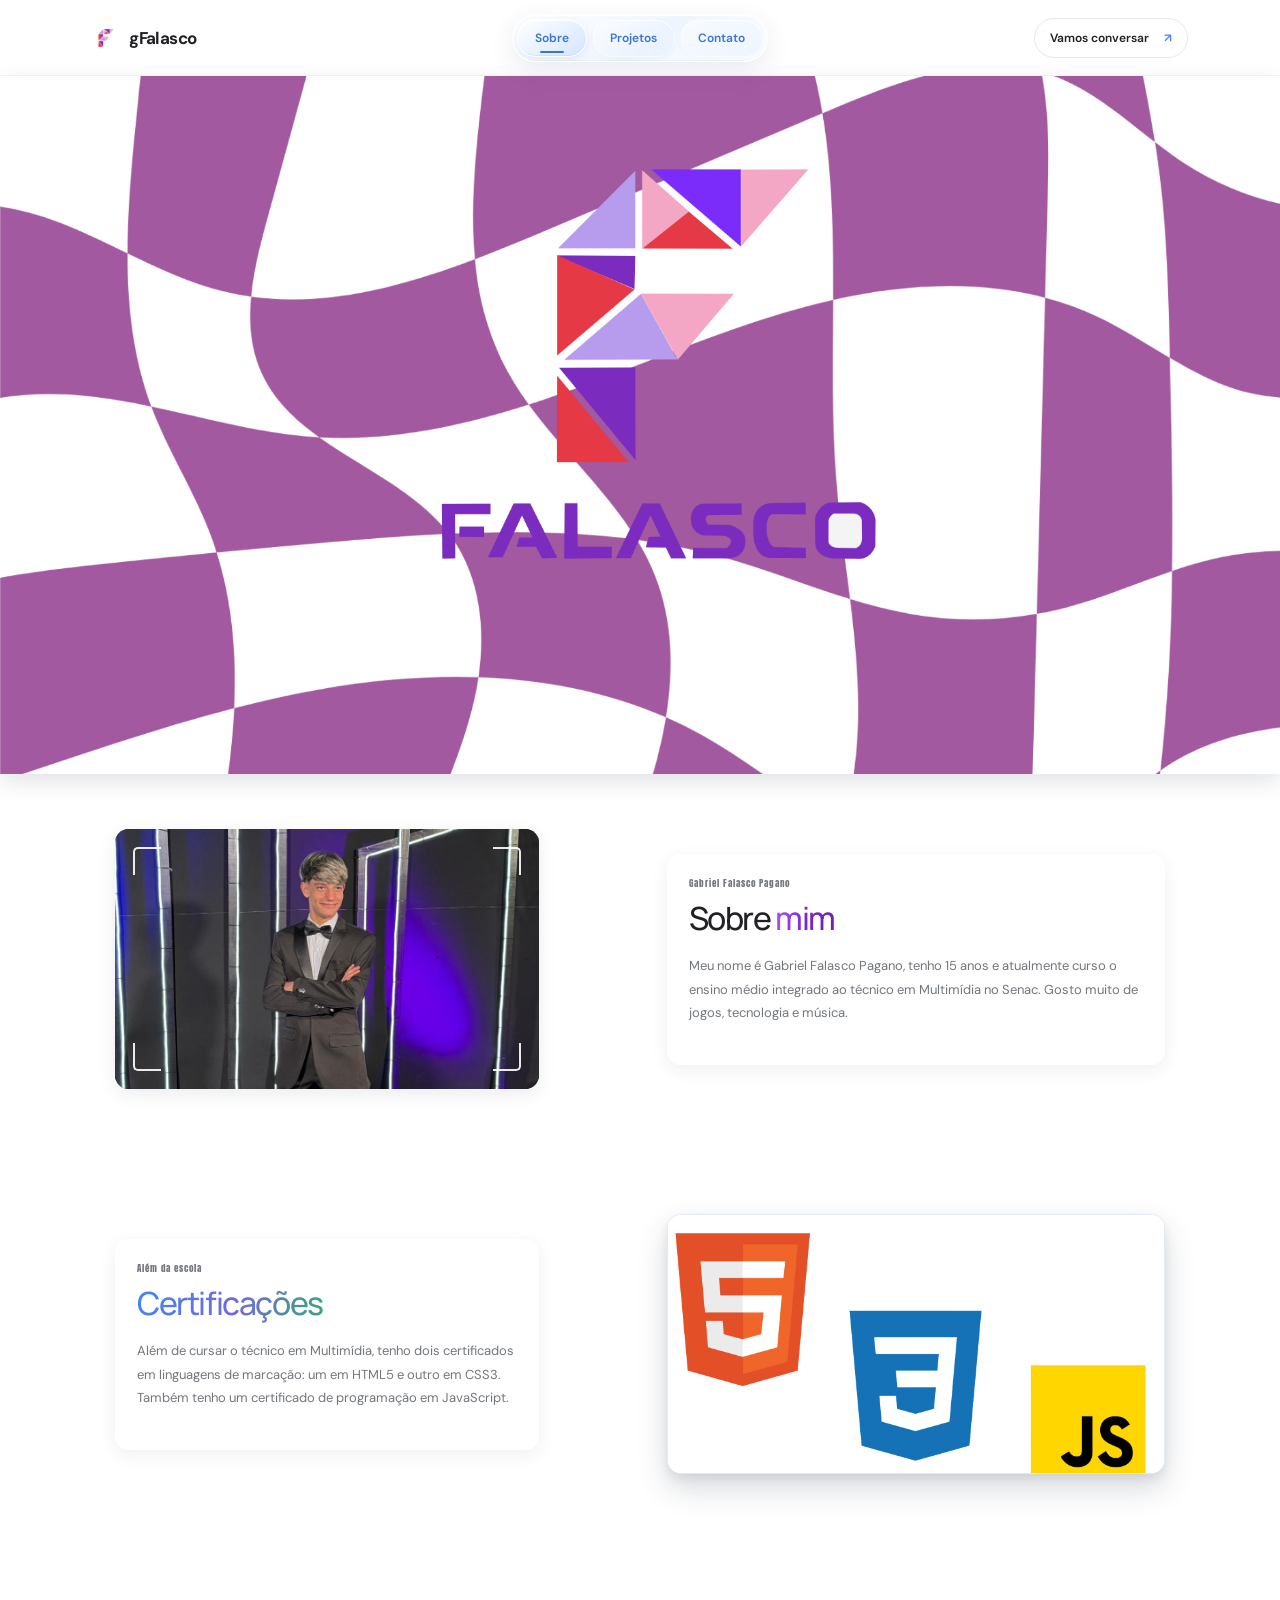
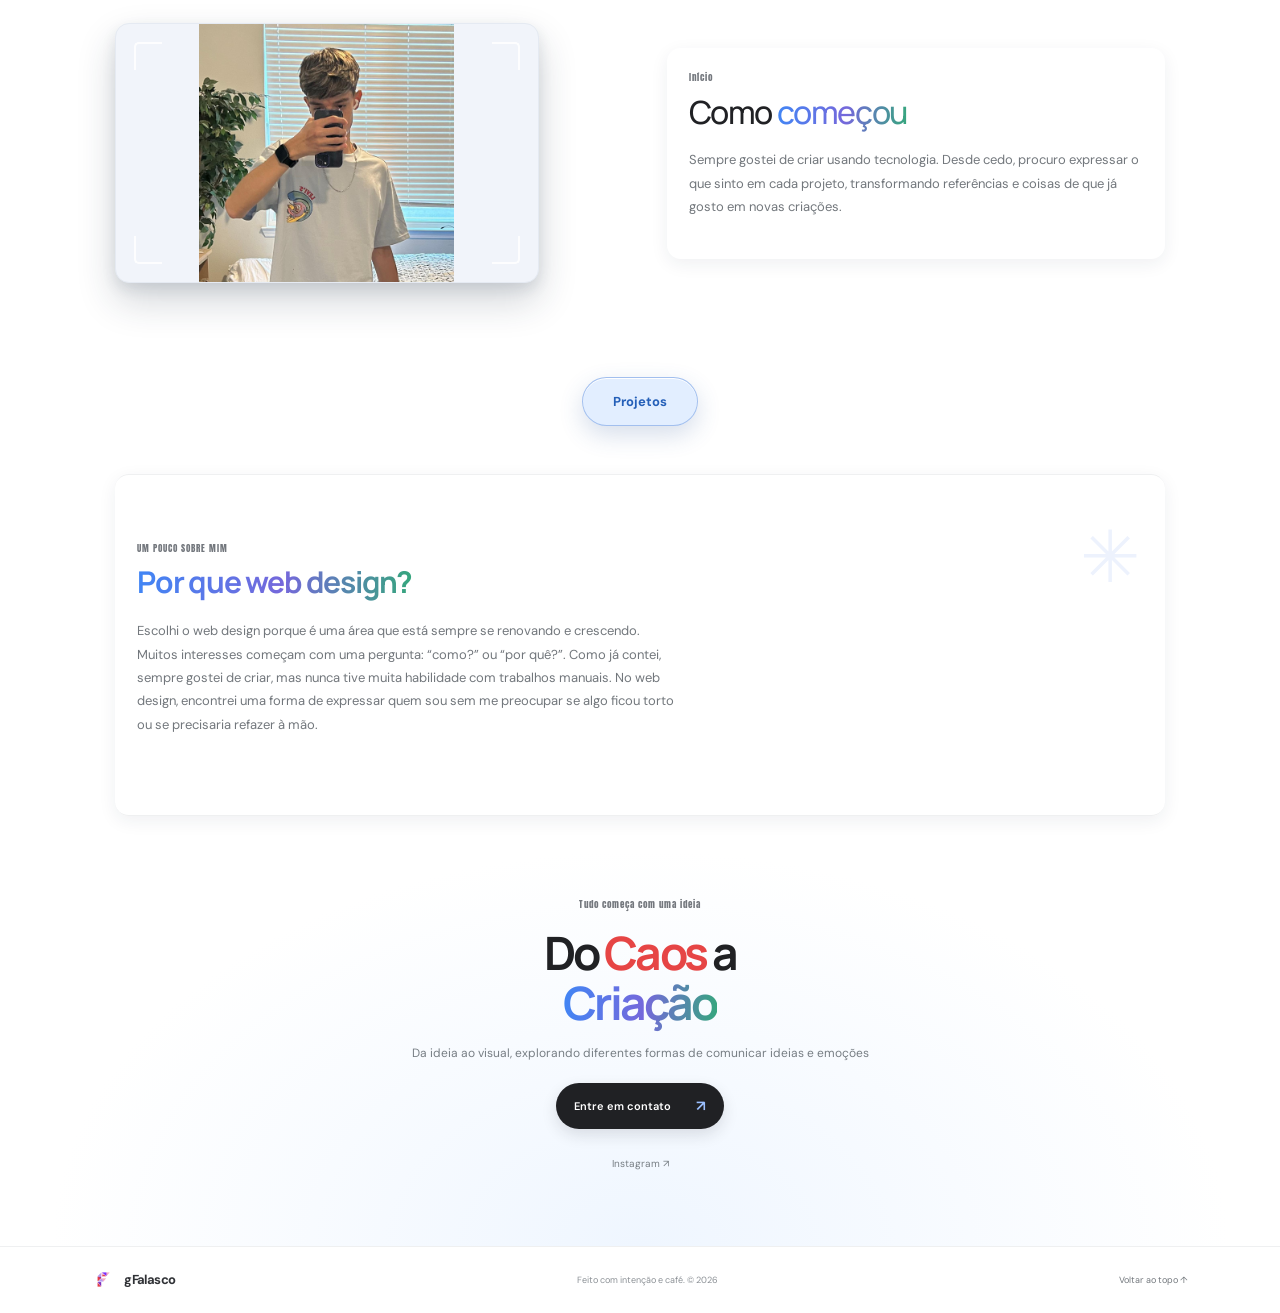
<file: index.html>
<!DOCTYPE html>
<html lang="pt-BR">
<head>
  <meta charset="UTF-8" />
  <meta name="viewport" content="width=device-width, initial-scale=1.0" />
  <meta name="description" content="Portfólio de Nome Sobrenome — projetos, habilidades e contato." />
  <title>Portfolio gFalasco</title>
  <link rel="preconnect" href="https://fonts.googleapis.com">
  <link rel="preconnect" href="https://fonts.gstatic.com" crossorigin>
  <link href="https://fonts.googleapis.com/css2?family=Anton&family=DM+Sans:wght@400;500;600;700&family=Manrope:wght@400;500;600;700;800&display=swap" rel="stylesheet">
  <link rel="stylesheet" href="style.css" />
  <script src="script.js" defer></script>
</head>
<body>
  <header class="topbar">
    <a class="brand" href="#inicio" aria-label="Ir para o início"><img class="brand-mark brand-logo" src="logo-f-icon.png" alt="" /><span>gFalasco</span></a>
    <nav class="main-nav" aria-label="Navegação principal">
      <a href="#sobre" aria-current="page">Sobre</a><a class="nav-project-button" href="projetos.html">Projetos</a><a href="contato.html">Contato</a>
    </nav>
    <a class="top-contact" href="contato.html">Vamos conversar <span aria-hidden="true">↗</span></a>
    <button class="menu-toggle" aria-label="Abrir menu" aria-expanded="false"><span></span><span></span></button>
  </header>

  <div class="banner-slot" aria-label="Banner Falaço">
    <img class="personal-banner" src="banner.png" alt="Banner Falaço com fundo geométrico roxo e cinza" />
  </div>
  <main>
    <section class="spotlight-section section-wrap" aria-label="Apresentação em destaque">
      <div class="spotlight-illustration reveal">
        <!-- Coloque sua ilustração em outputs/ilustracao.jpg e atualize o src abaixo. -->
        <img class="portrait-photo" src="ilustracao.jpg" alt="Gabriel Falasco Pagano em sua formatura" onerror="this.hidden=true; this.nextElementSibling.hidden=false" />
        <div class="illustration-placeholder" hidden>Adicione sua ilustração<br><small>salve a imagem como ilustracao.jpg</small></div>
        <span class="illustration-corner corner-top-left"></span><span class="illustration-corner corner-top-right"></span><span class="illustration-corner corner-bottom-left"></span><span class="illustration-corner corner-bottom-right"></span>
      </div>
      <div class="spotlight-copy reveal">
        <p class="section-kicker">Gabriel Falasco Pagano</p>
        <h2>Sobre <span class="gradient-purple">mim</span></h2>
        <p>Meu nome é Gabriel Falasco Pagano, tenho 15 anos e atualmente curso o ensino médio integrado ao técnico em Multimídia no Senac. Gosto muito de jogos, tecnologia e música.</p>
      </div>
    </section>
    <section class="spotlight-section spotlight-reverse section-wrap" aria-label="Mais sobre meu trabalho">
      <div class="spotlight-copy reveal">
        <p class="section-kicker">Além da escola</p>
        <h2><span class="gradient-text">Certificações</span></h2>
        <p>Além de cursar o técnico em Multimídia, tenho dois certificados em linguagens de marcação: um em HTML5 e outro em CSS3. Também tenho um certificado de programação em JavaScript.</p>
      </div>
      <div class="spotlight-illustration certifications-illustration reveal">
        <!-- Imagem de certificações -->
        <img class="certifications-photo" src="certificacoes.png" alt="Logos de HTML5, CSS3 e JavaScript" onerror="this.hidden=true; this.nextElementSibling.hidden=false" />
        <div class="illustration-placeholder" hidden>Adicione a imagem de certificações<br><small>salve a imagem como certificacoes.png</small></div>
        <span class="illustration-corner corner-top-left"></span><span class="illustration-corner corner-top-right"></span><span class="illustration-corner corner-bottom-left"></span><span class="illustration-corner corner-bottom-right"></span>
      </div>
    </section>
    <section class="spotlight-section section-wrap" aria-label="Criatividade e soluções">
      <div class="spotlight-illustration reveal">
        <!-- Coloque uma terceira imagem em outputs/ilustracao-3.jpg. -->
        <img class="story-photo" src="como-comecou.jpeg" alt="Ilustração colorida de uma pessoa flutuando em um céu estrelado" onerror="this.hidden=true; this.nextElementSibling.hidden=false" />
        <div class="illustration-placeholder" hidden>Adicione sua imagem<br><small>salve a imagem como como-comecou.jpeg</small></div>
        <span class="illustration-corner corner-top-left"></span><span class="illustration-corner corner-top-right"></span><span class="illustration-corner corner-bottom-left"></span><span class="illustration-corner corner-bottom-right"></span>
      </div>
      <div class="spotlight-copy reveal">
        <p class="section-kicker">Início</p>
        <h2>Como <span class="gradient-text">começou</span></h2>
        <p>Sempre gostei de criar usando tecnologia. Desde cedo, procuro expressar o que sinto em cada projeto, transformando referências e coisas de que já gosto em novas criações.</p>
      </div>
    </section>
    <div class="projects-jump-wrap reveal"><a class="projects-jump-button" href="projetos.html">Projetos</a></div>


    <section class="about-section section-wrap" id="sobre"><div class="about-decoration" aria-hidden="true">✳</div><div class="about-content"><p class="section-kicker">UM POUCO SOBRE MIM</p><h2><span class="gradient-text">Por que web design?</span></h2><p>Escolhi o web design porque é uma área que está sempre se renovando e crescendo. Muitos interesses começam com uma pergunta: “como?” ou “por quê?”. Como já contei, sempre gostei de criar, mas nunca tive muita habilidade com trabalhos manuais. No web design, encontrei uma forma de expressar quem sou sem me preocupar se algo ficou torto ou se precisaria refazer à mão.</p></div></section>

    <section class="contact-section" id="contato"><div class="contact-inner"><p class="section-kicker">Tudo começa com uma ideia</p><h2>Do <span class="text-red">Caos</span> a<br><span class="gradient-text">Criação</span></h2><p>Da ideia ao visual, explorando diferentes formas de comunicar ideias e emoções</p><a class="contact-button" href="contato.html">Entre em contato <span>↗</span></a><div class="social-links"><a href="https://www.instagram.com/falasc0?srtk=MXExcmhkbDVzaGE5Nw%3D%3D&amp;utm_source=qr" target="_blank" rel="noreferrer">Instagram ↗</a></div></div></section>
  </main>
  <footer class="footer"><a class="brand" href="#inicio"><img class="brand-mark brand-logo" src="logo-f-icon.png" alt="" /><span>gFalasco</span></a><span>Feito com intenção e café. © <span id="year"></span></span><a href="#inicio">Voltar ao topo ↑</a></footer>
</body>
</html>
</file>
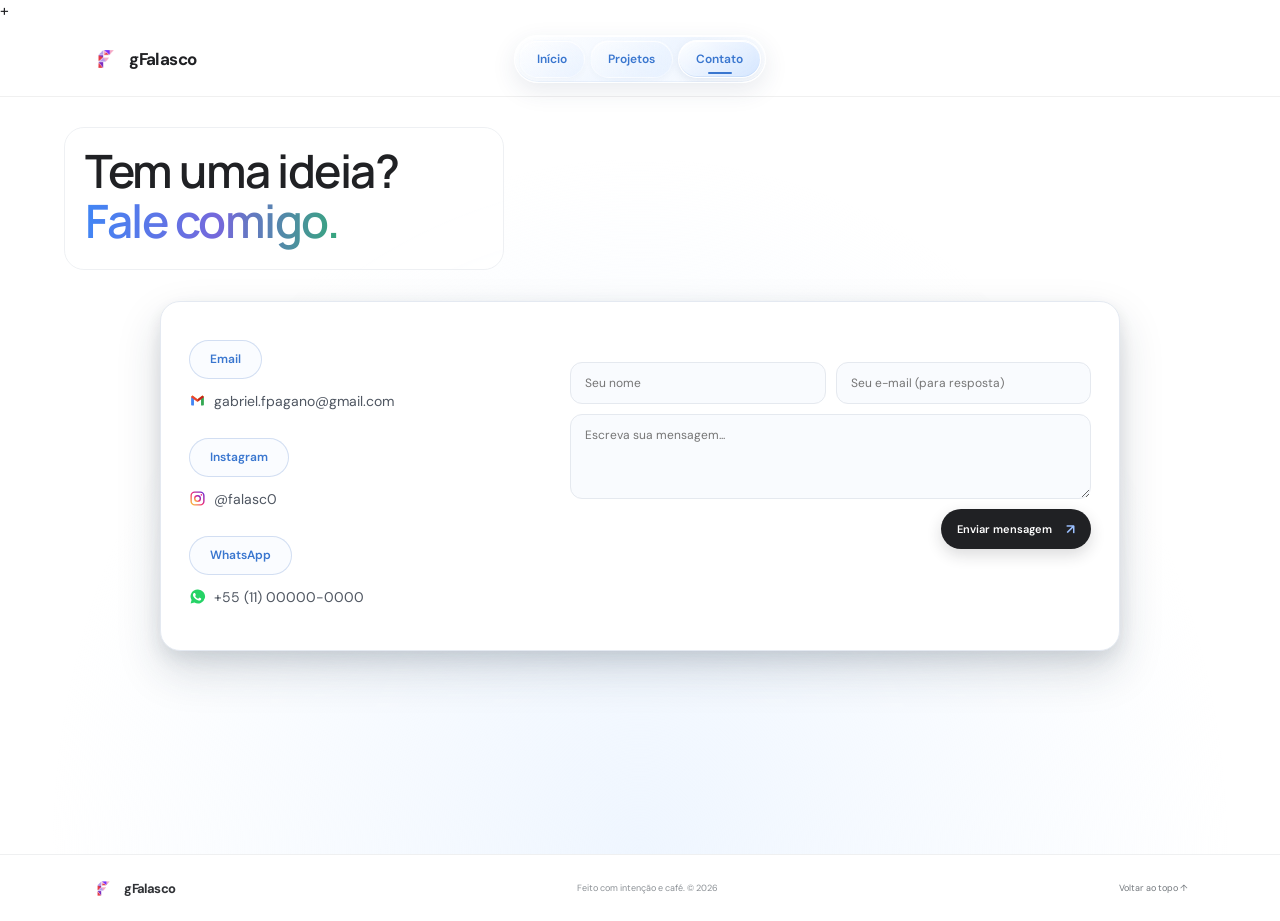
<file: contato.html>
+<!DOCTYPE html>
<html lang="pt-BR">
<head>
  <meta charset="UTF-8" />
  <meta name="viewport" content="width=device-width, initial-scale=1.0" />
  <meta name="description" content="Entre em contato com Gabriel Falasco Pagano." />
  <title>Contato — Portfolio gFalasco</title>
  <link rel="preconnect" href="https://fonts.googleapis.com">
  <link rel="preconnect" href="https://fonts.gstatic.com" crossorigin>
  <link href="https://fonts.googleapis.com/css2?family=Anton&family=DM+Sans:wght@400;500;600;700&family=Manrope:wght@400;500;600;700;800&display=swap" rel="stylesheet">
  <link rel="stylesheet" href="style.css" />
  <script src="script.js" defer></script>
</head>
<body class="contact-view">
  <header class="topbar" id="top">
    <a class="brand" href="index.html" aria-label="Voltar ao início"><img class="brand-mark brand-logo" src="logo-f-icon.png" alt="" /><span>gFalasco</span></a>
    <nav class="main-nav" aria-label="Navegação principal">
      <a href="index.html">Início</a><a class="nav-project-button" href="projetos.html">Projetos</a><a href="contato.html" aria-current="page">Contato</a>
    </nav>
    <span class="topbar-end-space" aria-hidden="true"></span>
    <button class="menu-toggle" aria-label="Abrir menu" aria-expanded="false"><span></span><span></span></button>
  </header>
  <main class="contact-page">
    <section class="contact-section contact-page-section">
      <div class="contact-floating-copy">
        <h1>Tem uma ideia?<br><span class="gradient-text">Fale comigo.</span></h1>
      </div>
      <div class="contact-inner">
        <div class="contact-details">
          <div class="contact-email-area">
            <span class="contact-email-tab">Email</span>
            <a class="contact-email-address contact-address-link" href="https://mail.google.com/mail/?view=cm&amp;fs=1&amp;to=gabriel.fpagano@gmail.com" target="_blank" rel="noreferrer" aria-label="Abrir uma nova mensagem no Gmail para Gabriel Falasco Pagano"><svg class="contact-social-icon" viewBox="0 0 24 24" aria-hidden="true"><path fill="#4285F4" d="M3 6.7v10.8c0 .8.7 1.5 1.5 1.5H7V10L3 6.7z"/><path fill="#34A853" d="M17 10v9h2.5c.8 0 1.5-.7 1.5-1.5V6.7L17 10z"/><path fill="#FBBC04" d="M3 6.7 5 5l7 5.3L19 5l2 1.7-9 6.8-9-6.8z"/><path fill="#EA4335" d="M3 6.7 5 5l7 5.3V14L3 7.3z"/><path fill="#C5221F" d="m21 6.7-2-1.7-7 5.3V14l9-6.7z"/></svg><span>gabriel.fpagano@gmail.com</span></a>
          </div>
          <div class="contact-email-area">
            <span class="contact-email-tab">Instagram</span>
            <a class="contact-email-address contact-address-link" href="https://www.instagram.com/falasc0/" target="_blank" rel="noreferrer"><svg class="contact-social-icon instagram-icon" viewBox="0 0 24 24" aria-hidden="true"><defs><linearGradient id="instagram-gradient" x1="0" y1="1" x2="1" y2="0"><stop offset="0" stop-color="#f9ce34"/><stop offset=".48" stop-color="#ee2a7b"/><stop offset="1" stop-color="#6228d7"/></linearGradient></defs><rect x="3" y="3" width="18" height="18" rx="5" fill="none" stroke="url(#instagram-gradient)" stroke-width="2"/><circle cx="12" cy="12" r="4" fill="none" stroke="url(#instagram-gradient)" stroke-width="2"/><circle cx="17.5" cy="6.8" r="1.2" fill="#ee2a7b"/></svg><span>@falasc0</span></a>
          </div>
          <div class="contact-email-area">
            <span class="contact-email-tab">WhatsApp</span>
            <span class="contact-email-address contact-address-link"><svg class="contact-social-icon" viewBox="0 0 24 24" aria-hidden="true"><path fill="#25D366" d="M12 2a9.8 9.8 0 0 0-8.4 14.8L2.3 22l5.3-1.4A10 10 0 1 0 12 2Z"/><path fill="#fff" d="M16.9 14.6c-.3-.2-1.7-.9-2-.9s-.5-.2-.7.2-.8.9-.9 1.1-.3.2-.6.1a7.8 7.8 0 0 1-2.3-1.4 8.6 8.6 0 0 1-1.6-2c-.2-.3 0-.5.1-.6l.4-.5.3-.5c.1-.2 0-.4 0-.5l-.9-2.1c-.2-.5-.5-.5-.7-.5h-.6c-.2 0-.5.1-.8.4s-1 1-1 2.4 1 2.8 1.1 3 2 3.1 4.9 4.3c.7.3 1.3.5 1.7.6.7.2 1.4.2 1.9.1.6-.1 1.7-.7 1.9-1.4.2-.7.2-1.2.1-1.4s-.3-.2-.6-.4Z"/></svg><span>+55 (11) 00000-0000</span></span>
          </div>
        </div>
        <form class="contact-form" id="contact-form">
          <input type="hidden" name="_subject" value="Nova mensagem pelo portfólio gFalasco" />
          <label class="sr-only" for="contact-name">Seu nome</label>
          <input id="contact-name" name="name" type="text" placeholder="Seu nome" autocomplete="name" required />
          <label class="sr-only" for="contact-email">Seu e-mail</label>
          <input id="contact-email" name="email" type="email" placeholder="Seu e-mail (para resposta)" autocomplete="email" required />
          <label class="sr-only" for="contact-message">Sua mensagem</label>
          <textarea id="contact-message" name="message" placeholder="Escreva sua mensagem..." rows="3" required></textarea>
          <button class="contact-submit" type="submit">Enviar mensagem <span aria-hidden="true">↗</span></button>
          <p class="contact-form-status" id="contact-form-status" role="status" aria-live="polite"></p>
        </form>
      </div>
    </section>
  </main>
  <footer class="footer"><a class="brand" href="index.html"><img class="brand-mark brand-logo" src="logo-f-icon.png" alt="" /><span>gFalasco</span></a><span>Feito com intenção e café. © <span id="year"></span></span><a href="#top">Voltar ao topo ↑</a></footer>
</body>
</html>
</file>
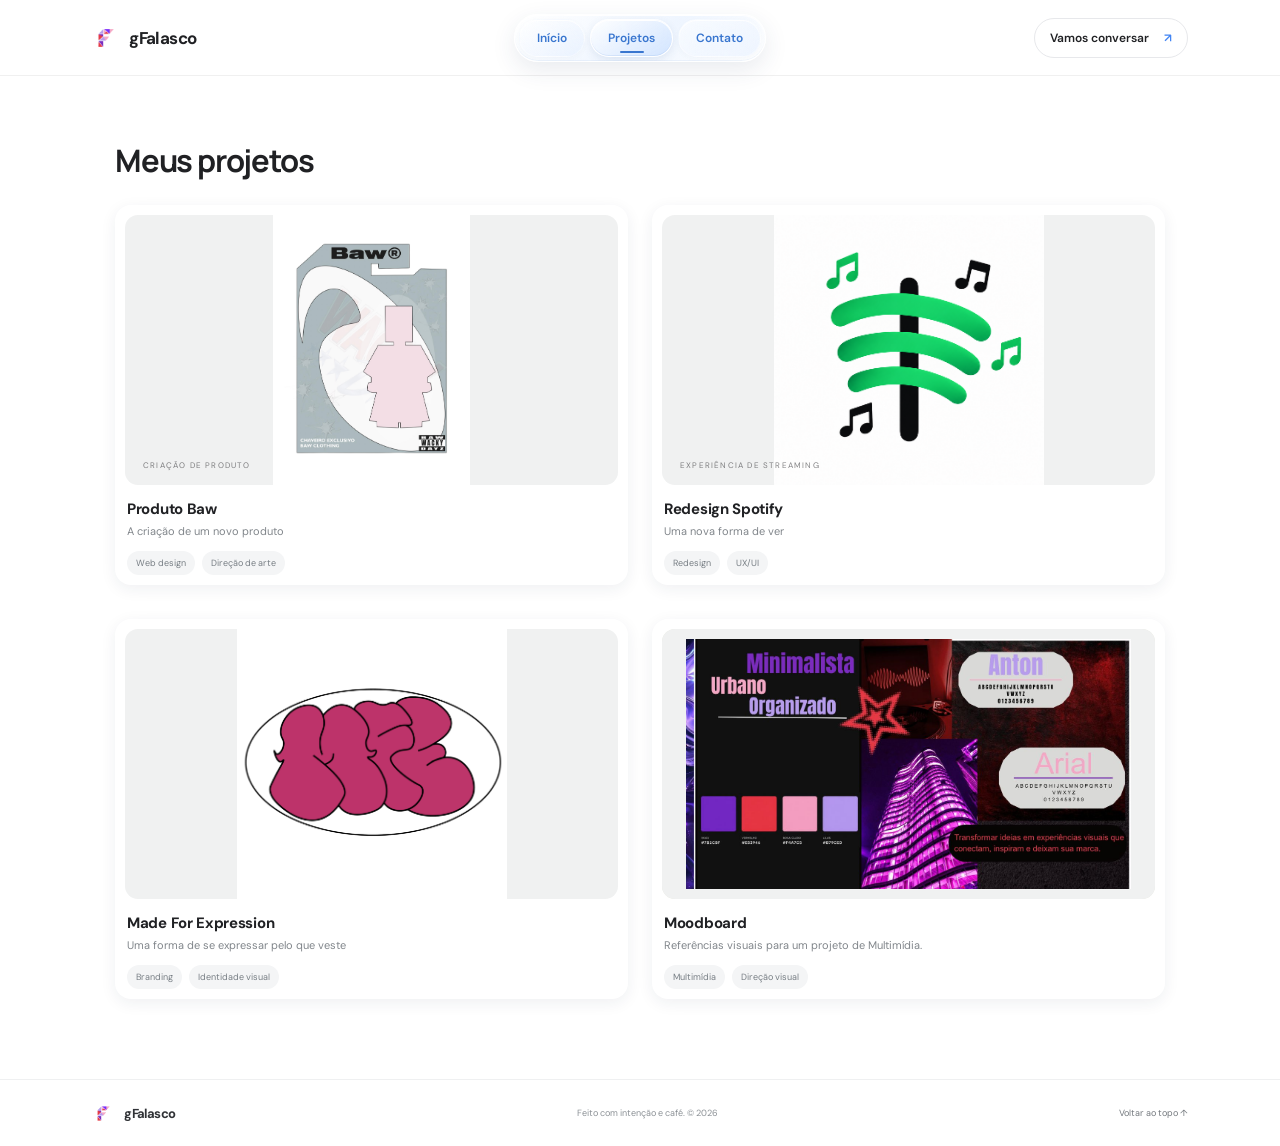
<file: projetos.html>
<!DOCTYPE html>
<html lang="pt-BR">
<head>
  <meta charset="UTF-8" />
  <meta name="viewport" content="width=device-width, initial-scale=1.0" />
  <meta name="description" content="Projetos de gFalasco — uma seleção de trabalhos e ideias." />
  <title>Projetos — Portfolio gFalasco</title>
  <link rel="preconnect" href="https://fonts.googleapis.com">
  <link rel="preconnect" href="https://fonts.gstatic.com" crossorigin>
  <link href="https://fonts.googleapis.com/css2?family=Anton&family=DM+Sans:wght@400;500;600;700&family=Manrope:wght@400;500;600;700;800&display=swap" rel="stylesheet">
  <link rel="stylesheet" href="style.css" />
  <script src="script.js" defer></script>
</head>
<body>
  <header class="topbar" id="top">
    <a class="brand" href="index.html" aria-label="Voltar ao início"><img class="brand-mark brand-logo" src="logo-f-icon.png" alt="" /><span>gFalasco</span></a>
    <nav class="main-nav" aria-label="Navegação principal">
      <a href="index.html">Início</a><a class="nav-project-button" href="projetos.html" aria-current="page">Projetos</a><a href="contato.html">Contato</a>
    </nav>
    <a class="top-contact" href="contato.html">Vamos conversar <span aria-hidden="true">↗</span></a>
    <button class="menu-toggle" aria-label="Abrir menu" aria-expanded="false"><span></span><span></span></button>
  </header>
  <main>    <section class="projects-section section-wrap" id="projetos">
      <div class="section-heading"><div><h2>Meus projetos</h2></div></div>
      <div class="projects-grid" id="projects-grid">
        <article class="project-card" data-category="web" data-search="produto baw criação novo produto chaveiro baw clothing">
          <button class="project-visual visual-baw" type="button" aria-expanded="false" aria-controls="detalhe-baw" aria-label="Expandir projeto Produto Baw"><img class="project-photo" src="produto-baw.png" alt="Arte do produto Baw Wacky Dayz" /><span class="visual-label">CRIAÇÃO DE PRODUTO</span></button>
          <div class="project-details" id="detalhe-baw" hidden><p>Criação de um novo produto para a marca Baw Clothing, inspirado no drop mais recente disponível quando o trabalho foi desenvolvido: “Wacky Dayz”, que resgata a estética dos anos 2000. Projeto desenvolvido para o curso técnico em Multimídia.</p></div>
          <div class="project-info"><div><h3>Produto Baw</h3><p>A criação de um novo produto</p></div></div><div class="tags"><span>Web design</span><span>Direção de arte</span></div>
        </article>
        <article class="project-card" data-category="web" data-search="spotify redesign aplicativo streaming ux ui">
          <button class="project-visual visual-spotify" type="button" aria-expanded="false" aria-controls="detalhe-spotify" aria-label="Expandir projeto Redesign Spotify"><img class="project-photo" src="redesign-spotify.png" alt="Redesign do Spotify com ondas verdes e notas musicais" /><span class="visual-label">EXPERIÊNCIA DE STREAMING</span></button>
          <div class="project-details" id="detalhe-spotify" hidden><p>Desenvolvi este redesign levando em consideração a história da marca, o que ela oferece e o significado de seu nome: “spot” remete a encontrar algo, enquanto “ify” transforma a palavra em uma ação. Projeto desenvolvido para o curso técnico em Multimídia.</p></div>
          <div class="project-info"><div><h3>Redesign Spotify</h3><p>Uma nova forma de ver</p></div></div><div class="tags"><span>Redesign</span><span>UX/UI</span></div>
        </article>
        <article class="project-card" data-category="branding" data-search="made for expression moda roupas expressão identidade visual">
          <button class="project-visual visual-expression" type="button" aria-expanded="false" aria-controls="detalhe-expression" aria-label="Expandir projeto Made For Expression"><img class="project-photo" src="made-for-expression.png" alt="Logo Made For Expression em letras magenta dentro de um oval" /></button>
          <div class="project-details" id="detalhe-expression" hidden><p>Uma logo para uma marca de roupas criada como projeto do ano no Senac. A ideia principal era incentivar as pessoas a se expressarem por meio das roupas que usam. Esta foi a logo criada para representar a marca.</p></div>
          <div class="project-info"><div><h3>Made For Expression</h3><p>Uma forma de se expressar pelo que veste</p></div></div><div class="tags"><span>Branding</span><span>Identidade visual</span></div>
        </article>
        <article class="project-card" data-category="web" data-search="moodboard multimídia referências visuais tipografia paleta de cores">
          <button class="project-visual visual-linha" type="button" aria-expanded="false" aria-controls="detalhe-linha" aria-label="Expandir projeto Moodboard"><img class="project-photo linha-viva-photo" src="linha-viva.jpg" alt="Moodboard escolar com referências visuais, paleta roxa e rosa e tipografias Anton e Arial" /></button>
          <div class="project-details" id="detalhe-linha" hidden><p>Moodboard desenvolvido para um projeto de Multimídia. Reúne referências visuais, cores e tipografias para orientar a identidade e o estilo da criação.</p></div>
          <div class="project-info"><div><h3>Moodboard</h3><p>Referências visuais para um projeto de Multimídia.</p></div></div><div class="tags"><span>Multimídia</span><span>Direção visual</span></div>
        </article>
      </div>
      <p class="empty-state" id="empty-state" hidden>Nenhum projeto encontrado. Tente outra busca.</p>
    </section>  </main>
  <footer class="footer"><a class="brand" href="index.html"><img class="brand-mark brand-logo" src="logo-f-icon.png" alt="" /><span>gFalasco</span></a><span>Feito com intenção e café. © <span id="year"></span></span><a href="#top">Voltar ao topo ↑</a></footer>
</body>
</html>
</file>
<file: style.css>
:root{--ink:#202124;--muted:#70757a;--line:#e7e8eb;--blue:#4285f4;--purple:#8a63d2;--mint:#dff3e9;--paper:#fff;--soft:#f8f9fa}*{box-sizing:border-box}html{scroll-behavior:smooth}body{margin:0;background:var(--paper);color:var(--ink);font-family:'DM Sans',sans-serif;-webkit-font-smoothing:antialiased}a{color:inherit;text-decoration:none}button,input{font:inherit}.topbar{height:76px;display:flex;align-items:center;justify-content:space-between;padding:0 7.2%;border-bottom:1px solid #f0f0f0}.brand{display:inline-flex;align-items:center;gap:9px;font-size:17px;font-weight:700;letter-spacing:-.6px}.brand-mark{display:grid;place-items:center;width:28px;height:28px;border-radius:9px;color:#fff;background:linear-gradient(140deg,#4285f4 12%,#a66de0 57%,#34a879);font-size:20px}.brand-light{font-weight:400;color:#777}.main-nav{display:flex;gap:34px;font-size:13px;color:#5f6368}.main-nav a:hover,.footer a:hover{color:#4285f4}.top-contact{font-size:12px;font-weight:600;border:1px solid var(--line);padding:11px 15px;border-radius:30px}.top-contact span{margin-left:12px;color:var(--blue)}.menu-toggle{display:none}.hero{text-align:center;padding:87px 20px 60px;position:relative;overflow:hidden;background:radial-gradient(ellipse at 50% 4%,rgba(218,233,255,.6),transparent 48%)}.eyebrow,.section-kicker{font-size:10px;letter-spacing:1.65px;font-weight:700;color:#73777d}.eyebrow{display:inline-flex;align-items:center;gap:8px;padding:9px 12px;border:1px solid #e9eef5;border-radius:30px;background:rgba(255,255,255,.78)}.status-dot{width:7px;height:7px;background:#40b883;border-radius:50%;box-shadow:0 0 0 3px #e5f5ed}h1,h2,h3,p{margin-top:0}h1,h2{font-family:Manrope,sans-serif;letter-spacing:-2.8px}h1{font-size:clamp(46px,6.1vw,76px);line-height:1.09;font-weight:600;margin:25px 0 17px}.gradient-text{background:linear-gradient(95deg,#4285f4 2%,#7568db 53%,#35a77c 100%);background-clip:text;-webkit-background-clip:text;color:transparent}.hero-copy{color:#6b7077;font-size:15px;line-height:1.75;margin:0 auto 27px}.hero-copy strong{color:#282a2c;font-weight:600}.search-box{width:min(570px,100%);height:56px;margin:0 auto 18px;background:#fff;border:1px solid #e4e7eb;border-radius:30px;display:flex;align-items:center;padding:0 8px 0 20px;box-shadow:0 3px 13px rgba(60,64,67,.07);transition:box-shadow .2s,border .2s}.search-box:focus-within{border-color:#a9c7fa;box-shadow:0 3px 18px rgba(66,133,244,.14)}.search-icon{font-size:27px;line-height:1;color:#858b91;transform:rotate(-20deg);margin-right:12px}.search-box input{border:0;outline:0;flex:1;min-width:0;color:#333;font-size:13px;background:transparent}.search-box input::placeholder{color:#9aa0a6}.search-submit{height:40px;width:40px;border:0;border-radius:50%;background:#f1f4f9;color:#5f6368;font-size:23px;cursor:pointer}.quick-filters{display:flex;justify-content:center;gap:9px;flex-wrap:wrap}.filter-chip{border:1px solid #e5e7ea;background:white;color:#6b7075;border-radius:22px;padding:9px 13px;font-size:12px;cursor:pointer;transition:.2s}.filter-chip:first-letter{color:#6489dc}.filter-chip:hover,.filter-chip.active{border-color:#c8d8f8;background:#f3f7ff;color:#386fc4}.scroll-hint{display:inline-flex;align-items:center;gap:9px;margin-top:45px;color:#969ba1;font-size:10px;letter-spacing:.7px;text-transform:uppercase}.scroll-line{height:19px;width:1px;background:linear-gradient(#4285f4,transparent)}.section-wrap{width:min(1050px,85%);margin:0 auto}.projects-section{padding:66px 0 80px}.section-heading{display:flex;justify-content:space-between;align-items:end;margin-bottom:26px}.section-kicker{margin-bottom:9px;font-size:9px}.section-heading h2,.about-content h2{font-size:31px;line-height:1.2;letter-spacing:-1.2px;margin:0}.project-count{color:#92979c;font-size:11px;margin-bottom:5px}.projects-grid{display:grid;grid-template-columns:repeat(2,minmax(0,1fr));gap:34px 24px}.project-card{min-width:0;transition:opacity .2s,transform .2s}.project-card.is-hidden{display:none}.project-visual{height:270px;border-radius:13px;display:block;position:relative;overflow:hidden;transition:transform .25s}.project-visual:hover{transform:translateY(-3px)}.visual-top{display:flex;justify-content:space-between;position:absolute;left:18px;right:18px;top:15px;font-size:8px;letter-spacing:1px;z-index:2;color:rgba(32,33,36,.64)}.visual-top span:last-child{font-size:14px}.visual-label{position:absolute;bottom:15px;left:18px;font-size:8px;letter-spacing:1.2px;color:rgba(32,33,36,.55)}.visual-aurora{background:#eaf0ff}.aurora-art{position:absolute;inset:0;display:flex;flex-direction:column;align-items:center;justify-content:center;color:#28325c}.aurora-word{font:500 45px Manrope;letter-spacing:-3px;z-index:1}.aurora-art small{font-size:7px;letter-spacing:3px;margin-top:-1px;z-index:1}.aurora-star{position:absolute;font-size:158px;color:rgba(118,150,225,.18);top:35px;left:calc(50% - 77px)}.orbit{position:absolute;border:1px solid rgba(83,120,211,.17);width:235px;height:110px;border-radius:50%;transform:rotate(-30deg)}.orbit-two{transform:rotate(30deg);width:205px}.visual-flora{background:#e3f1e6}.phone-mock{width:176px;height:213px;position:absolute;left:50%;top:50%;transform:translate(-50%,-45%);background:#fffdf6;border:5px solid #313a33;border-bottom-width:8px;border-radius:23px;padding:23px 15px 12px;box-shadow:0 13px 30px #183d2223;text-align:center}.phone-notch{position:absolute;top:4px;left:calc(50% - 21px);width:42px;height:8px;background:#313a33;border-radius:0 0 8px 8px}.flora-logo{font:700 14px Manrope;color:#3e6846;text-align:left}.flora-logo span{color:#88aa69}.phone-mock p{font-size:10px;line-height:1.4;text-align:left;margin:14px 0 0;color:#657563}.plant-illustration{font-size:45px;margin:1px 0 4px}.phone-button{display:block;font-size:7px;color:white;background:#628568;border-radius:12px;padding:6px}.visual-casa{background:#f5e9d7}.casa-art{position:absolute;inset:0;display:flex;align-items:center;justify-content:center;flex-direction:column;text-align:center;color:#7c4e31}.casa-art p{font:400 54px/.76 Georgia,serif;letter-spacing:-3px;margin:13px 0}.casa-art p b{font-weight:400;font-style:italic}.casa-art small{font-size:7px;letter-spacing:2.5px}.casa-sun{position:absolute;top:61px;right:calc(50% - 73px);font-size:29px;color:#c7784c}.visual-linha{background:#e9eadf}.linha-copy{position:absolute;left:11%;top:26%;z-index:1;display:flex;flex-direction:column;color:#344333}.linha-copy small{font-size:7px;letter-spacing:1.7px;margin-bottom:12px}.linha-copy strong{font:600 43px/.88 Manrope;letter-spacing:-2px}.linha-copy strong span{color:#bf714f}.linha-link{font-size:7px;letter-spacing:1px;margin-top:17px}.fabric-shape{position:absolute;width:235px;height:310px;border-radius:46% 54% 20% 30%;background:linear-gradient(130deg,#d1b9a0,#ad8067);right:2%;top:16%;transform:rotate(-27deg);opacity:.73}.project-info{display:flex;justify-content:space-between;align-items:center;margin:14px 2px 0}.project-info h3{font-size:15px;letter-spacing:-.3px;margin:0 0 5px}.project-info p{font-size:11px;color:#81868b;margin:0}.arrow-bubble{border:1px solid var(--line);border-radius:50%;width:31px;height:31px;display:grid;place-items:center;color:#70777e;font-size:13px;flex:none}.tags{display:flex;gap:7px;margin:13px 2px 0}.tags span{font-size:9px;color:#777e84;background:#f4f5f6;border-radius:12px;padding:6px 9px}.empty-state{text-align:center;color:#777;margin:45px 0}.about-section{border-top:1px solid #eff0f1;border-bottom:1px solid #eff0f1;padding:66px 0;display:grid;grid-template-columns:1fr auto;gap:30px;position:relative}.about-content{max-width:610px}.about-content h2{font-size:30px;margin-bottom:19px}.about-content>p:not(.section-kicker){font-size:13px;color:#72777c;line-height:1.8;max-width:540px}.about-content>p strong{color:#35383b}.text-link{font-size:11px;font-weight:600;color:#3976cf}.text-link span{margin-left:9px}.about-stats{align-self:end;display:flex;gap:28px;padding-bottom:5px}.about-stats div{display:flex;flex-direction:column;gap:3px}.about-stats strong{font:700 25px Manrope;letter-spacing:-1px}.about-stats strong span{color:#588cdd;font-size:16px}.about-stats small{font-size:9px;color:#81868b}.about-decoration{position:absolute;right:25px;top:36px;font-size:72px;color:#edf2fd;z-index:-1}.contact-section{text-align:center;padding:81px 20px 76px;background:radial-gradient(ellipse at 50% 100%,#eff6ff,transparent 65%)}.contact-inner>h2{font-size:46px;line-height:1.08;margin:17px 0}.contact-inner>p:not(.section-kicker){font-size:12px;color:#777e84;margin:0 0 22px}.contact-button{display:inline-flex;align-items:center;gap:25px;border-radius:30px;background:#202124;color:white;padding:13px 18px;font-size:11px;font-weight:600;box-shadow:0 6px 15px #20212420}.contact-button span{color:#9bc0ff;font-size:15px}.social-links{display:flex;justify-content:center;gap:22px;margin-top:28px}.social-links a{font-size:10px;color:#777e84}.footer{border-top:1px solid #eff0f1;min-height:67px;padding:15px 7.2%;display:flex;justify-content:space-between;align-items:center;color:#8b9095;font-size:9px}.footer .brand{font-size:13px;color:#303236}.footer .brand-mark{width:23px;height:23px;font-size:17px;border-radius:7px}.footer a:last-child{color:#73787d}.sr-only{position:absolute;width:1px;height:1px;padding:0;margin:-1px;overflow:hidden;clip:rect(0,0,0,0);white-space:nowrap;border:0}
@media(max-width:700px){.topbar{height:66px;padding:0 5%}.main-nav{display:none;position:absolute;z-index:5;left:0;right:0;top:65px;background:#fff;border-bottom:1px solid var(--line);padding:18px 6%;flex-direction:column;gap:18px}.main-nav.open{display:flex}.top-contact{margin-left:auto;margin-right:12px;font-size:10px;padding:9px 11px}.menu-toggle{width:31px;height:31px;border:0;background:transparent;display:flex;flex-direction:column;gap:5px;align-items:center;justify-content:center}.menu-toggle span{width:18px;height:1.5px;background:#5f6368}.hero{padding:69px 18px 45px}h1{font-size:clamp(43px,11vw,62px);letter-spacing:-2px}.hero-copy{font-size:13px}.desktop-only{display:none}.quick-filters{gap:6px}.filter-chip{font-size:10px;padding:8px 10px}.filter-chip span{display:inline}.scroll-hint{margin-top:34px}.section-wrap{width:90%}.projects-section{padding:49px 0 58px}.section-heading h2{font-size:25px}.projects-grid{gap:27px 14px}.project-visual{height:220px}.project-info h3{font-size:13px}.project-info p{font-size:10px;max-width:230px}.tags span{font-size:8px;padding:5px 7px}.about-section{padding:49px 0;grid-template-columns:1fr}.about-content h2{font-size:26px}.about-stats{gap:34px}.about-decoration{right:7px;top:25px;font-size:55px}.contact-section{padding:62px 18px}.contact-inner>h2{font-size:39px}.footer{padding:16px 5%;gap:12px}.footer>span{display:none}}
@media(max-width:480px){.top-contact{display:none}.hero{padding-top:58px}.eyebrow{font-size:8px}.search-box{height:51px}.search-box input{font-size:11px}.filter-chip span{font-size:9px}.section-heading{align-items:start}.project-count{font-size:9px}.projects-grid{grid-template-columns:1fr;gap:27px}.project-visual{height:250px}.project-info p{font-size:11px}.tags span{font-size:9px}.about-stats{justify-content:space-between;gap:10px}.about-stats strong{font-size:22px}.about-stats small{font-size:8px}.social-links{gap:16px}}
/* Banner compacto personalizável no topo */
.banner-slot{width:min(1050px,85%);height:clamp(92px,13vw,150px);margin:22px auto 0;border:1px dashed #cbd6e7;border-radius:14px;background:linear-gradient(110deg,#f5f8fd,#f7f6fc 52%,#f3faf6);display:flex;flex-direction:column;align-items:center;justify-content:center;gap:6px;color:#64748b;overflow:hidden}.banner-slot>span{font:600 15px Manrope,sans-serif}.banner-slot small{font-size:10px;color:#929ba8}.personal-banner{display:block;width:min(1050px,85%);height:clamp(92px,13vw,150px);object-fit:cover;border-radius:14px;margin:22px auto 0}
/* Seção ilustrada inspirada na segunda referência */
.spotlight-section{display:grid;grid-template-columns:minmax(0,.85fr) minmax(0,1fr);align-items:center;gap:clamp(40px,10vw,130px);padding:55px 0 70px}.spotlight-illustration{height:260px;position:relative;display:grid;place-items:center;border-radius:14px;background:#f1f4fa;overflow:hidden}.spotlight-illustration img{width:100%;height:100%;object-fit:cover}.illustration-placeholder{width:100%;height:100%;display:flex;flex-direction:column;justify-content:center;align-items:center;text-align:center;color:#71809a;font:600 14px Manrope,sans-serif;background:radial-gradient(ellipse at 50% 42%,#fff 0,#edf2fb 62%,#e7edf7 100%)}.illustration-placeholder small{font:400 10px 'DM Sans',sans-serif;color:#929baa;margin-top:8px}.illustration-corner{position:absolute;width:28px;height:28px;border-color:#fff;border-style:solid;opacity:.9}.corner-top-left{top:18px;left:18px;border-width:2px 0 0 2px;border-radius:5px 0 0}.corner-top-right{top:18px;right:18px;border-width:2px 2px 0 0;border-radius:0 5px 0 0}.corner-bottom-left{bottom:18px;left:18px;border-width:0 0 2px 2px;border-radius:0 0 0 5px}.corner-bottom-right{bottom:18px;right:18px;border-width:0 2px 2px 0;border-radius:0 0 5px}.spotlight-copy h2{font:500 32px/1.2 Manrope,sans-serif;letter-spacing:-1.4px;margin:0 0 17px}.spotlight-copy>p:not(.section-kicker){font-size:13px;line-height:1.8;color:#72777c;max-width:480px;margin-bottom:18px}.reveal{opacity:0;transform:translateY(18px);transition:opacity 1s ease,transform 1s ease}.reveal.is-visible{opacity:1;transform:translateY(0)}.spotlight-copy.reveal{transition-delay:.12s}@media(prefers-reduced-motion:reduce){.reveal{opacity:1;transform:none;transition:none;transition-delay:0!important}}@media(max-width:700px){.banner-slot,.personal-banner{width:90%;height:100px;margin-top:16px}.spotlight-section{grid-template-columns:1fr;gap:27px;padding:35px 0 48px}.spotlight-illustration{height:230px}.spotlight-copy h2{font-size:27px}}@media(max-width:480px){.banner-slot,.personal-banner{height:82px}.spotlight-illustration{height:210px}}
/* A segunda composição inverte a posição da imagem e do texto. */
.spotlight-reverse .spotlight-copy{grid-column:1;grid-row:1}.spotlight-reverse .spotlight-illustration{grid-column:2;grid-row:1}
@media(max-width:700px){.spotlight-reverse .spotlight-copy{grid-column:1;grid-row:2}.spotlight-reverse .spotlight-illustration{grid-column:1;grid-row:1}}
/* Mantém o gatilho de rolagem mesmo com redução de movimento ativada. */
@media(prefers-reduced-motion:reduce){.reveal{opacity:0;transform:none;transition:none}.reveal.is-visible{opacity:1}}
/* Sombra suave para dar profundidade sem pesar no layout. */
.spotlight-illustration{box-shadow:0 5px 18px rgba(32,45,67,.09)}
.spotlight-copy{padding:22px;border-radius:14px;box-shadow:0 5px 18px rgba(32,45,67,.07)}
@media(max-width:700px){.spotlight-copy{padding:18px}}
/* Banner em largura total, preservando a imagem inteira e sua proporção original. */
.banner-slot{display:block;width:100%;max-width:none;height:auto;margin:0;padding:0;border:0;border-radius:0;background:#fff;overflow:hidden;box-shadow:0 8px 20px rgba(32,45,67,.13)}
.banner-slot .personal-banner{display:block;width:100%;max-width:none;height:auto;max-height:none;margin:0;border-radius:0;object-fit:contain;box-shadow:none}
/* Sombras leves nos blocos principais, inspiradas nas áreas de conteúdo da referência. */
.projects-section .project-card{padding:10px;border-radius:16px;box-shadow:0 4px 16px rgba(32,45,67,.07)}
.about-section{padding-left:22px;padding-right:22px;border-radius:14px;box-shadow:0 5px 18px rgba(32,45,67,.07)}
@media(max-width:700px){.banner-slot,.personal-banner,.banner-slot .personal-banner{width:100%;max-width:none;height:auto;margin:0}.about-section{padding-left:16px;padding-right:16px}}
/* Banner panorâmico mais baixo: mantém toda a arte visível de ponta a ponta. */
.banner-slot .personal-banner{width:100%;height:clamp(220px,28vw,380px);object-fit:fill;object-position:center}
@media(max-width:700px){.banner-slot .personal-banner{height:190px}}
@media(max-width:480px){.banner-slot .personal-banner{height:155px}}
/* A nova arte é panorâmica: exibe-a inteira sem deformar o logo. */
.banner-slot .personal-banner{height:auto;object-fit:contain}
/* Mantém a nova arte em uma faixa compacta, visível por inteiro, sem corte. */
.banner-slot .personal-banner{height:clamp(190px,24vw,340px);object-fit:fill}
@media(max-width:700px){.banner-slot .personal-banner{height:170px}}
@media(max-width:480px){.banner-slot .personal-banner{height:140px}}
/* Proporção natural do banner: escala pela largura sem achatamento ou recorte. */
.banner-slot .personal-banner{display:block;width:100%;height:auto;max-height:none;object-fit:contain;object-position:center}
@media(max-width:700px){.banner-slot .personal-banner{width:100%;height:auto}}
.brand-logo{object-fit:contain;background:#fff;border-radius:7px;padding:2px}
/* A seção Sobre ocupa toda a largura agora que os números foram removidos. */
.about-section{grid-template-columns:1fr}
/* Acesso em botão aos projetos no topo e após as três apresentações. */
.nav-project-button{display:inline-flex;align-items:center;justify-content:center;padding:9px 16px;border:1px solid #d8e3f4;border-radius:24px;background:#f4f8ff;color:#3976cf;font-size:12px;font-weight:600;transition:background .2s,box-shadow .2s}
.nav-project-button:hover{background:#eaf2ff;box-shadow:0 3px 10px rgba(66,133,244,.12)}
.projects-jump-wrap{display:flex;justify-content:center;padding:0 20px 48px}
.projects-jump-button{display:inline-flex;align-items:center;gap:14px;border-radius:28px;padding:13px 22px;background:#202124;color:white;font-size:12px;font-weight:600;box-shadow:0 5px 14px rgba(32,33,36,.13);transition:transform .2s,box-shadow .2s}
.projects-jump-button:hover{transform:translateY(-2px);box-shadow:0 8px 18px rgba(32,33,36,.17)}
.projects-jump-button span{color:#9bc0ff;font-size:15px}
@media(max-width:700px){.nav-project-button{align-self:flex-start}.projects-jump-wrap{padding-bottom:35px}}
/* Opções do menu com aparência uniforme de botões arredondados. */
.main-nav{gap:10px}
.main-nav a,.main-nav .nav-project-button{display:inline-flex;align-items:center;justify-content:center;min-height:36px;padding:8px 16px;border:1px solid rgba(202,216,239,.82);border-radius:24px;background:rgba(244,248,255,.72);color:#3976cf;font-size:12px;font-weight:600;backdrop-filter:blur(12px) saturate(1.25);-webkit-backdrop-filter:blur(12px) saturate(1.25);transition:background .2s,border-color .2s,box-shadow .2s}
.main-nav a:hover,.main-nav .nav-project-button:hover{background:rgba(231,240,255,.88);border-color:#bfd2f1;box-shadow:0 3px 10px rgba(66,133,244,.11)}
/* Botão inferior com efeito de vidro translúcido, estilo iOS. */
.projects-jump-button{background:rgba(248,251,255,.66);color:#3976cf;border:1px solid rgba(255,255,255,.95);backdrop-filter:blur(16px) saturate(1.5);-webkit-backdrop-filter:blur(16px) saturate(1.5);box-shadow:0 7px 22px rgba(55,77,112,.13),inset 0 1px 0 rgba(255,255,255,.95)}
.projects-jump-button:hover{background:rgba(239,246,255,.82);box-shadow:0 9px 25px rgba(55,77,112,.17),inset 0 1px 0 rgba(255,255,255,.98)}
/* Reforça a presença visual do botão inferior sem perder o acabamento translúcido. */
.projects-jump-button{background:rgba(224,237,255,.92);color:#245fb8;border:1px solid rgba(137,174,232,.72);padding:15px 30px;font-size:13px;font-weight:700;box-shadow:0 9px 24px rgba(51,91,155,.2),inset 0 1px 0 rgba(255,255,255,.98)}
.projects-jump-button:hover{background:rgba(211,229,255,.97);box-shadow:0 11px 27px rgba(51,91,155,.25),inset 0 1px 0 #fff}
/* Fonte Anton para os rótulos pequenos no topo das seções. */
.section-kicker{font-family:'Anton',sans-serif;font-weight:400;letter-spacing:1px}
/* Retrato centralizado e inteiro no primeiro quadro de apresentação. */
.spotlight-illustration img.portrait-photo{object-fit:contain;background:#181820}
/* Arte do produto Baw mantida inteira e centralizada no cartão. */
.visual-baw{background:#f0f1f1;display:flex;align-items:center;justify-content:center}
.project-photo{display:block;width:100%;height:100%;object-fit:contain;object-position:center;background:#f0f1f1}
/* Imagem do redesign Spotify centralizada no cartão. */
.visual-spotify{background:#f5f7f5}
.text-red{color:#e64545}
.visual-expression{background:#fff}
.certifications-photo{object-fit:contain!important;background:#fff}
/* Esconde a instrução de imagem quando o arquivo já carregou e remove os cantos sobre os logos. */
.illustration-placeholder[hidden]{display:none!important}
.certifications-illustration .illustration-corner{display:none}
/* Destaca o quadro da imagem de certificações em relação ao fundo da página. */
.certifications-illustration{border:1px solid #e5eaf2;background:#fff;box-shadow:0 14px 30px rgba(32,45,67,.18),0 4px 10px rgba(32,45,67,.08)}
.story-photo{object-fit:contain!important;background:#eaf7f5}
/* Centraliza a ilustração de “Como começou” dentro do quadro. */
.spotlight-illustration:has(.story-photo){display:flex;align-items:center;justify-content:center}
.spotlight-illustration .story-photo{width:auto;height:100%;max-width:100%;max-height:100%;margin:auto;object-fit:contain!important;object-position:center center;background:transparent}
.linha-viva-photo{object-fit:contain;background:#f0f1f1;padding:10px;filter:drop-shadow(0 5px 9px rgba(32,33,36,.18))}
.gradient-purple{background:linear-gradient(100deg,#a855f7 0%,#7e22ce 55%,#6b21a8 100%);background-clip:text;-webkit-background-clip:text;color:transparent}
/* Igualar a sombra da ilustração de “Como começou” à imagem de certificações. */
.spotlight-illustration:has(.story-photo){margin-block:24px;border:1px solid #e5eaf2;box-shadow:0 18px 38px rgba(32,45,67,.2),0 6px 14px rgba(32,45,67,.1)}
.contact-page-section{position:relative;min-height:calc(100vh - 143px);display:block}
.contact-page-section .contact-inner{position:absolute;left:50%;top:50%;transform:translate(-50%,-50%);width:min(960px,90%);min-height:350px;padding:28px;border:1px solid #e4e9f1;border-radius:20px;background:#fff;box-shadow:0 20px 44px rgba(32,45,67,.17),0 7px 18px rgba(32,45,67,.1);display:grid;grid-template-columns:minmax(190px,.8fr) minmax(0,1.2fr);gap:34px;align-items:center}
.contact-details{display:flex;flex-direction:column;align-items:flex-start;gap:28px;align-self:start;margin-top:10px}
.contact-email-area{text-align:left;display:flex;flex-direction:column;align-items:flex-start;gap:13px}
.contact-email-tab{position:relative;display:inline-flex;align-items:center;min-height:39px;padding:0 20px;border:1px solid rgba(202,216,239,.82);border-radius:24px;background:rgba(244,248,255,.45);color:#3976cf;font-size:12px;font-weight:600;backdrop-filter:blur(12px) saturate(1.25);-webkit-backdrop-filter:blur(12px) saturate(1.25);transition:background .2s,border-color .2s,box-shadow .2s}
.contact-email-tab::after{content:"";position:absolute;left:50%;bottom:5px;width:24px;height:2px;border-radius:2px;background:#7da9ec;transform:translateX(-50%)}
.contact-email-address{font-size:14px;color:#4f5661;word-break:break-word}
.contact-address-link{display:inline-flex;align-items:center;gap:8px}
.contact-social-icon{display:block;width:17px;height:17px;flex:none}
.contact-form{display:grid;grid-template-columns:1fr 1fr;gap:10px}
.contact-form input,.contact-form textarea{width:100%;min-width:0;border:1px solid #e5e9ef;border-radius:12px;background:#f9fbfe;padding:12px 14px;color:#202124;font:400 12px 'DM Sans',sans-serif;outline:none;transition:border-color .2s,box-shadow .2s,background .2s}
.contact-form input:focus,.contact-form textarea:focus{border-color:#9bbcf0;background:#fff;box-shadow:0 0 0 3px rgba(66,133,244,.1)}
.contact-form textarea{grid-column:1/-1;resize:vertical;min-height:85px}
.contact-submit{justify-self:end;grid-column:1/-1;display:inline-flex;align-items:center;gap:14px;padding:11px 16px;border:0;border-radius:24px;background:#202124;color:#fff;font-size:11px;font-weight:600;cursor:pointer;box-shadow:0 6px 15px rgba(32,33,36,.16);transition:transform .2s,box-shadow .2s}
.contact-submit:hover{transform:translateY(-2px);box-shadow:0 9px 20px rgba(32,33,36,.2)}
.contact-submit span{color:#9bc0ff;font-size:14px}
.contact-form-status{grid-column:1/-1;min-height:15px;margin:0;text-align:right;font-size:10px;color:#4a8b68}
.contact-page-section .contact-floating-copy{position:absolute;top:30px;left:5%;width:min(440px,50%);padding:18px 20px;border:1px solid #eef0f3;border-radius:20px;background:rgba(255,255,255,.94);box-shadow:none;text-align:left}
.contact-page-section .contact-floating-copy .section-kicker{font-size:7px;letter-spacing:1px;margin:0 0 5px}
.contact-page-section .contact-floating-copy h1{font-size:clamp(34px,4vw,46px);line-height:1.08;letter-spacing:-1.5px;margin:0 0 6px}
.contact-page-section .contact-floating-copy .contact-intro{font-size:9px;line-height:1.4;margin:0 0 9px}
.contact-page-section .contact-floating-copy .contact-button{padding:8px 12px;gap:10px;font-size:9px;box-shadow:0 4px 12px #20212418}
.contact-page-section .contact-floating-copy .contact-button span{font-size:11px}
.contact-page-section .contact-floating-copy .social-links{margin-top:7px}
.contact-page-section .contact-floating-copy .social-links a{font-size:8px}
@media(max-width:700px){.contact-page-section .contact-inner{top:auto;bottom:20px;transform:translateX(-50%);min-height:0;height:auto;padding:20px;border-radius:16px;grid-template-columns:1fr;gap:22px}.contact-page-section .contact-floating-copy{top:28px;left:5%;width:78%}.contact-page-section .contact-floating-copy h1{font-size:clamp(30px,8vw,40px)}.contact-email-tab{min-height:35px;padding:0 16px;font-size:11px}.contact-form{grid-template-columns:1fr}.contact-form input,.contact-form textarea,.contact-submit,.contact-form-status{grid-column:1}.contact-submit{justify-self:start}.contact-form-status{text-align:left}}
/* Menu em cápsula translúcida, com indicador somente na página atual. */
.main-nav{align-items:center;gap:5px;padding:4px;border:1px solid rgba(202,216,239,.72);border-radius:28px;background:rgba(244,248,255,.42);backdrop-filter:blur(14px) saturate(1.25);-webkit-backdrop-filter:blur(14px) saturate(1.25)}
.main-nav a,.main-nav .nav-project-button{position:relative;min-height:38px;padding:9px 17px;border:1px solid transparent;border-radius:22px;background:transparent;color:#3976cf;font-size:12px;font-weight:600;box-shadow:none}
.main-nav a,.main-nav .nav-project-button{background:rgba(225,237,255,.68);border-color:rgba(202,216,239,.48)}
.main-nav a:hover,.main-nav .nav-project-button:hover{background:rgba(218,233,255,.86);border-color:rgba(183,207,242,.68);box-shadow:none}
.main-nav a[aria-current="page"]{background:rgba(215,231,255,.9);border-color:rgba(169,198,241,.78)}
.main-nav a[aria-current="page"]::after{content:"";position:absolute;left:50%;bottom:3px;width:24px;height:2px;border-radius:2px;background:#3976cf;transform:translateX(-50%)}
.contact-email-tab::after{display:none}
@media(max-width:700px){.main-nav{align-items:flex-start;gap:8px;padding:16px 6%;border:0;border-radius:0;background:#fff;backdrop-filter:none;-webkit-backdrop-filter:none}.main-nav a,.main-nav .nav-project-button{min-height:34px;padding:8px 14px}}
.contact-view .topbar-end-space{width:115px;flex:none}
@media(max-width:700px){.contact-view .topbar-end-space{display:none}}
@media(min-width:701px){.main-nav{background:rgba(239,245,255,.78)}}
@media(min-width:701px){.topbar{position:relative}.topbar .main-nav{position:absolute;left:50%;transform:translateX(-50%)}}
/* Navegação Liquid Glass: vidro fosco, reflexo interno e destaque sutil no hover/estado ativo. */
@media(min-width:701px){
  .main-nav{isolation:isolate;overflow:hidden;border-color:rgba(255,255,255,.92);background:linear-gradient(145deg,rgba(255,255,255,.76),rgba(226,238,255,.56) 55%,rgba(255,255,255,.68));box-shadow:0 8px 24px rgba(42,62,94,.10),inset 0 1px 0 rgba(255,255,255,.98),inset 0 -1px 0 rgba(167,192,230,.16);backdrop-filter:blur(22px) saturate(1.65);-webkit-backdrop-filter:blur(22px) saturate(1.65)}
  .main-nav a,.main-nav .nav-project-button{z-index:0;overflow:hidden;border-color:rgba(255,255,255,.36);background:linear-gradient(145deg,rgba(255,255,255,.68),rgba(225,237,255,.5));box-shadow:inset 0 1px 0 rgba(255,255,255,.88),0 2px 5px rgba(66,91,130,.04);transition:transform .24s ease,background .24s ease,border-color .24s ease,box-shadow .24s ease}
  .main-nav a:hover,.main-nav .nav-project-button:hover{transform:translateY(-1px);border-color:rgba(255,255,255,.88);background:linear-gradient(145deg,rgba(255,255,255,.9),rgba(208,228,255,.76));box-shadow:inset 0 1px 0 #fff,0 5px 12px rgba(64,97,150,.12)}
  .main-nav a[aria-current="page"]{border-color:rgba(255,255,255,.96);background:linear-gradient(145deg,rgba(255,255,255,.96),rgba(206,226,255,.86));box-shadow:inset 0 1px 0 #fff,inset 0 -1px 0 rgba(108,153,220,.16),0 3px 9px rgba(64,97,150,.12)}
}
@media(max-width:700px){
  .main-nav a,.main-nav .nav-project-button{border-color:rgba(255,255,255,.94);background:linear-gradient(145deg,rgba(255,255,255,.94),rgba(228,238,255,.74));box-shadow:inset 0 1px 0 #fff,0 3px 10px rgba(55,77,112,.08);backdrop-filter:blur(18px) saturate(1.5);-webkit-backdrop-filter:blur(18px) saturate(1.5);transition:background .22s ease,border-color .22s ease,box-shadow .22s ease}
  .main-nav a:hover,.main-nav .nav-project-button:hover{background:linear-gradient(145deg,#fff,rgba(215,231,255,.88));border-color:rgba(255,255,255,.98);box-shadow:inset 0 1px 0 #fff,0 5px 13px rgba(55,77,112,.12)}
  .main-nav a[aria-current="page"]{background:linear-gradient(145deg,#fff,rgba(210,229,255,.94));border-color:rgba(255,255,255,.98);box-shadow:inset 0 1px 0 #fff,0 4px 11px rgba(55,77,112,.11)}
}
@media(prefers-reduced-motion:reduce){.main-nav a,.main-nav .nav-project-button{transition:none}.main-nav a:hover,.main-nav .nav-project-button:hover{transform:none}}
/* Cartões de projetos expansíveis: imagem maior e descrição logo abaixo. */
.project-visual{width:100%;padding:0;border:0;color:inherit;text-align:left;cursor:pointer;font:inherit;height:270px;transition:height .72s cubic-bezier(.22,1,.36,1),transform .45s ease,box-shadow .55s ease}
.project-visual:focus-visible{outline:3px solid rgba(66,133,244,.6);outline-offset:3px}
.project-card{transition:opacity .2s,transform .2s,box-shadow .65s ease,border-color .65s ease}
.project-card.is-expanded{position:relative;z-index:1;border:1px solid rgba(177,199,232,.7);box-shadow:0 22px 46px rgba(37,53,78,.18),0 7px 18px rgba(37,53,78,.1);transform:translateY(-3px)}
.project-card.is-expanded .project-visual{height:390px;transform:none}
.project-card.is-expanded .project-photo{transition:transform .75s cubic-bezier(.22,1,.36,1)}
.project-card.is-expanded .project-details{margin:12px 2px 4px;padding:14px 16px;border-left:2px solid #8eb6f5;border-radius:0 10px 10px 0;background:#f7f9fc;animation:details-in .58s cubic-bezier(.22,1,.36,1) both}
.project-details[hidden]{display:none!important}
.project-details p{margin:0;color:#626a73;font-size:12px;line-height:1.75}
@keyframes details-in{from{opacity:0;transform:translateY(-9px)}to{opacity:1;transform:translateY(0)}}
@media(max-width:700px){.project-card.is-expanded .project-visual{height: min(82vw,390px)}}

/* Modo temporário para captura/importação: não esconda conteúdo até o scroll. */
.reveal{opacity:1;transform:none;transition:none;transition-delay:0}
</file>
